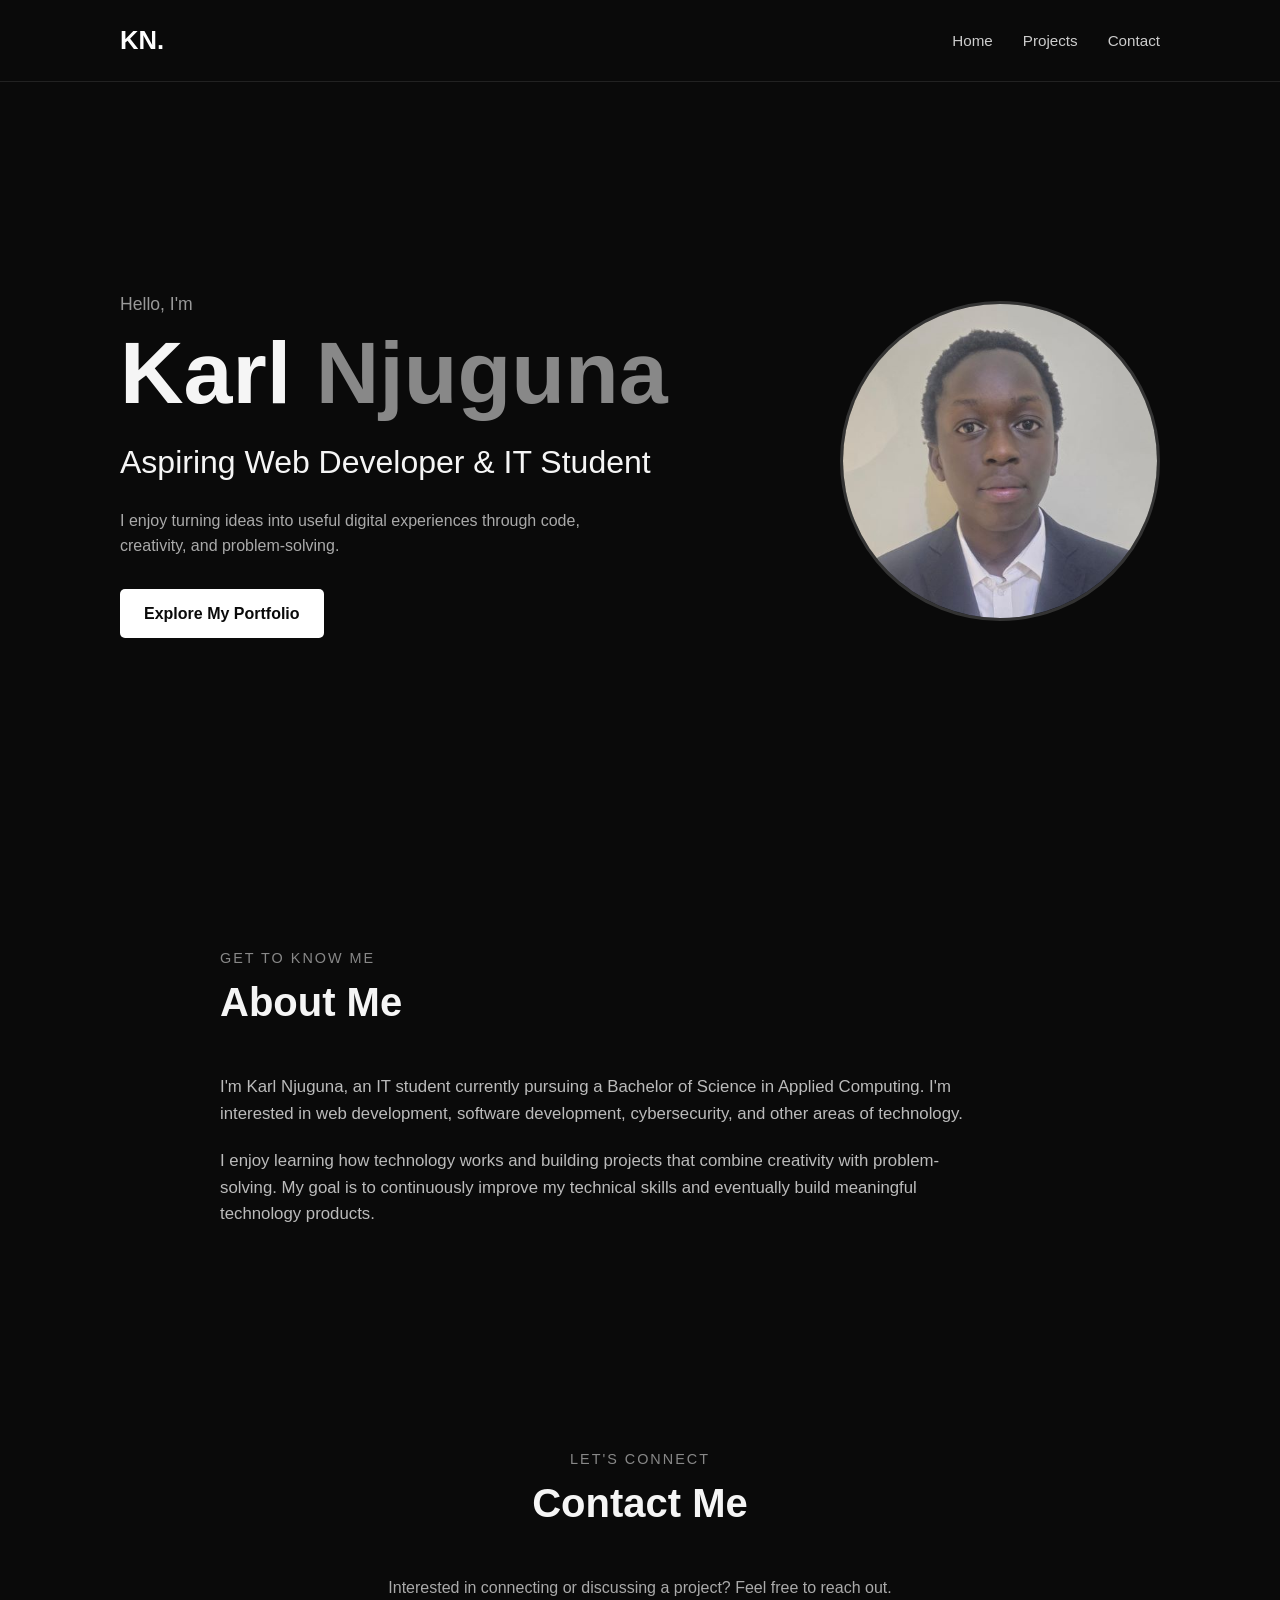
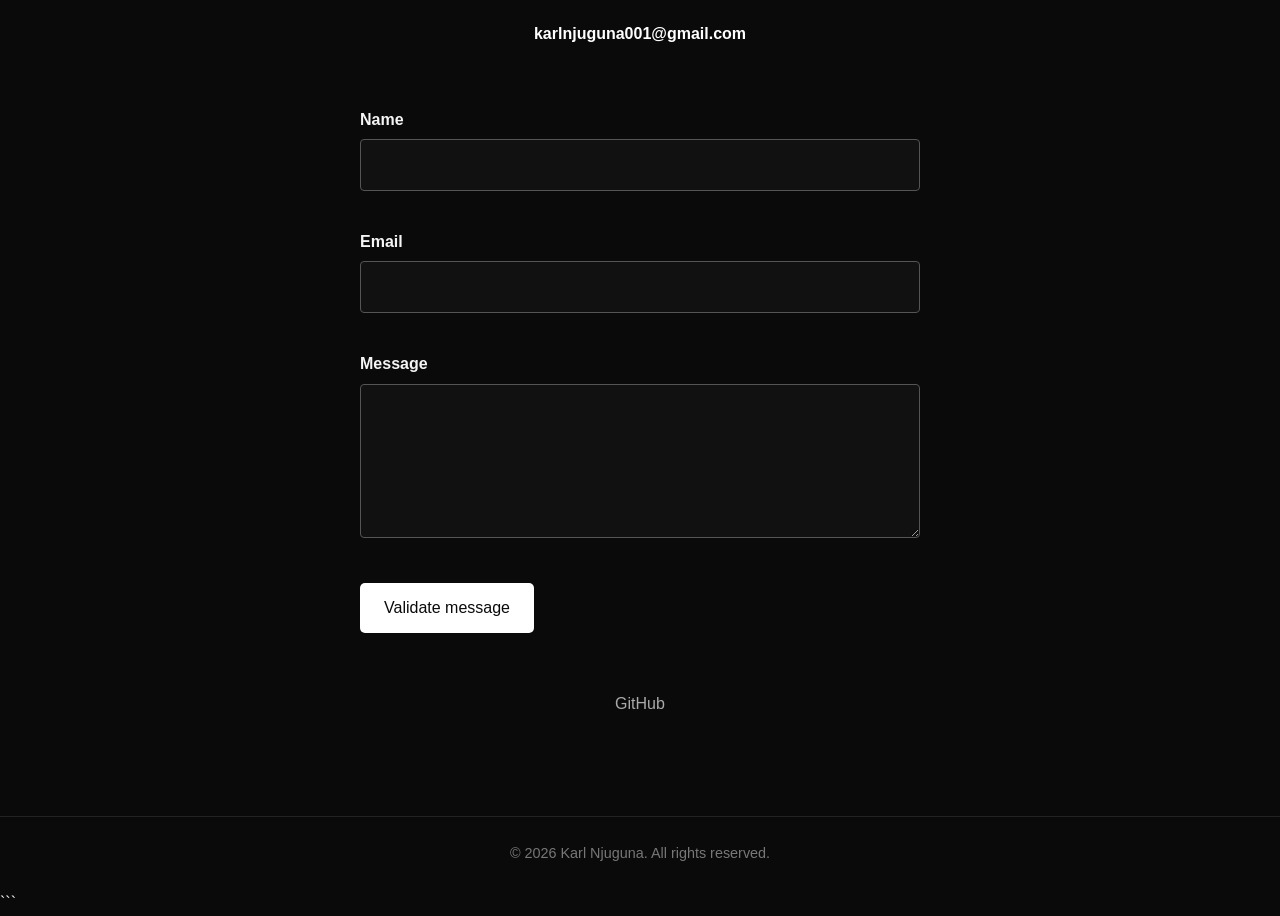
<file: index.html>
<!DOCTYPE html>

<html lang="en">
<head>
    <meta charset="UTF-8">
    <meta name="viewport" content="width=device-width, initial-scale=1.0">
    <meta name="description" content="Personal portfolio of Karl Njuguna, an aspiring web developer and IT student.">
    <title>Karl Njuguna | Portfolio</title>
    <link rel="stylesheet" href="style.css">
    <script src="script.js" defer></script>
</head>

<body>

<header class="site-header">
    <nav class="navbar" aria-label="Main navigation">
        <a href="index.html" class="logo">KN.</a>

        <ul class="nav-links">
            <li><a href="index.html">Home</a></li>
            <li><a href="projects.html">Projects</a></li>
            <li><a href="#contact">Contact</a></li>
        </ul>
    </nav>
</header>

<main>

    <!-- Hero Section -->
    <section class="hero" id="home">
        <div class="hero-content">
            <p class="intro">Hello, I'm</p>
            <h1>Karl <span>Njuguna</span></h1>
            <h2>Aspiring Web Developer & IT Student</h2>

            <p class="hero-text">
                I enjoy turning ideas into useful digital experiences
                through code, creativity, and problem-solving.
            </p>

            <a href="#about" class="btn">Explore My Portfolio</a>
        </div>

        <div class="hero-image">
            <img src="images/IMG-20260730-WA0009 (2).jpg" alt="Professional photo of Karl Njuguna">
        </div>
    </section>

    <!-- About Section -->
    <section class="about" id="about">
        <div class="section-heading">
            <p>Get to know me</p>
            <h2>About Me</h2>
        </div>

        <div class="about-content">
            <p>
                I'm Karl Njuguna, an IT student currently pursuing a
                Bachelor of Science in Applied Computing. I'm interested
                in web development, software development, cybersecurity,
                and other areas of technology.
            </p>

            <p>
                I enjoy learning how technology works and building
                projects that combine creativity with problem-solving.
                My goal is to continuously improve my technical skills
                and eventually build meaningful technology products.
            </p>
        </div>
    </section>

<!-- Contact Section -->
    <section class="contact" id="contact">
        <div class="section-heading">
            <p>Let's connect</p>
            <h2>Contact Me</h2>
        </div>

        <div class="contact-content">
            <p>
                Interested in connecting or discussing a project?
                Feel free to reach out.
            </p>

            <a href="mailto:karlnjuguna001@gmail.com" class="contact-link">karlnjuguna001@gmail.com</a>

            <form class="contact-form" id="contact-form" novalidate>
                <div class="form-group">
                    <label for="contact-name">Name</label>
                    <input type="text" id="contact-name" name="name" required minlength="2" autocomplete="name">
                    <small class="field-error" id="name-error"></small>
                </div>
                <div class="form-group">
                    <label for="contact-email">Email</label>
                    <input type="email" id="contact-email" name="email" required autocomplete="email">
                    <small class="field-error" id="email-error"></small>
                </div>
                <div class="form-group">
                    <label for="contact-message">Message</label>
                    <textarea id="contact-message" name="message" rows="5" required minlength="10"></textarea>
                    <small class="field-error" id="message-error"></small>
                </div>
                <button class="btn form-submit" type="submit">Validate message</button>
                <p id="form-status" class="form-status" role="status" aria-live="polite"></p>
            </form>

            <div class="social-links">
                <a href="https://github.com/karleljonte/" target="_blank" rel="noopener noreferrer">
                    GitHub
                </a>

               
            </div>
        </div>
    </section>

</main>

<footer class="site-footer">
    <p>&copy; 2026 Karl Njuguna. All rights reserved.</p>
</footer>
```

</body>
</html>
</file>
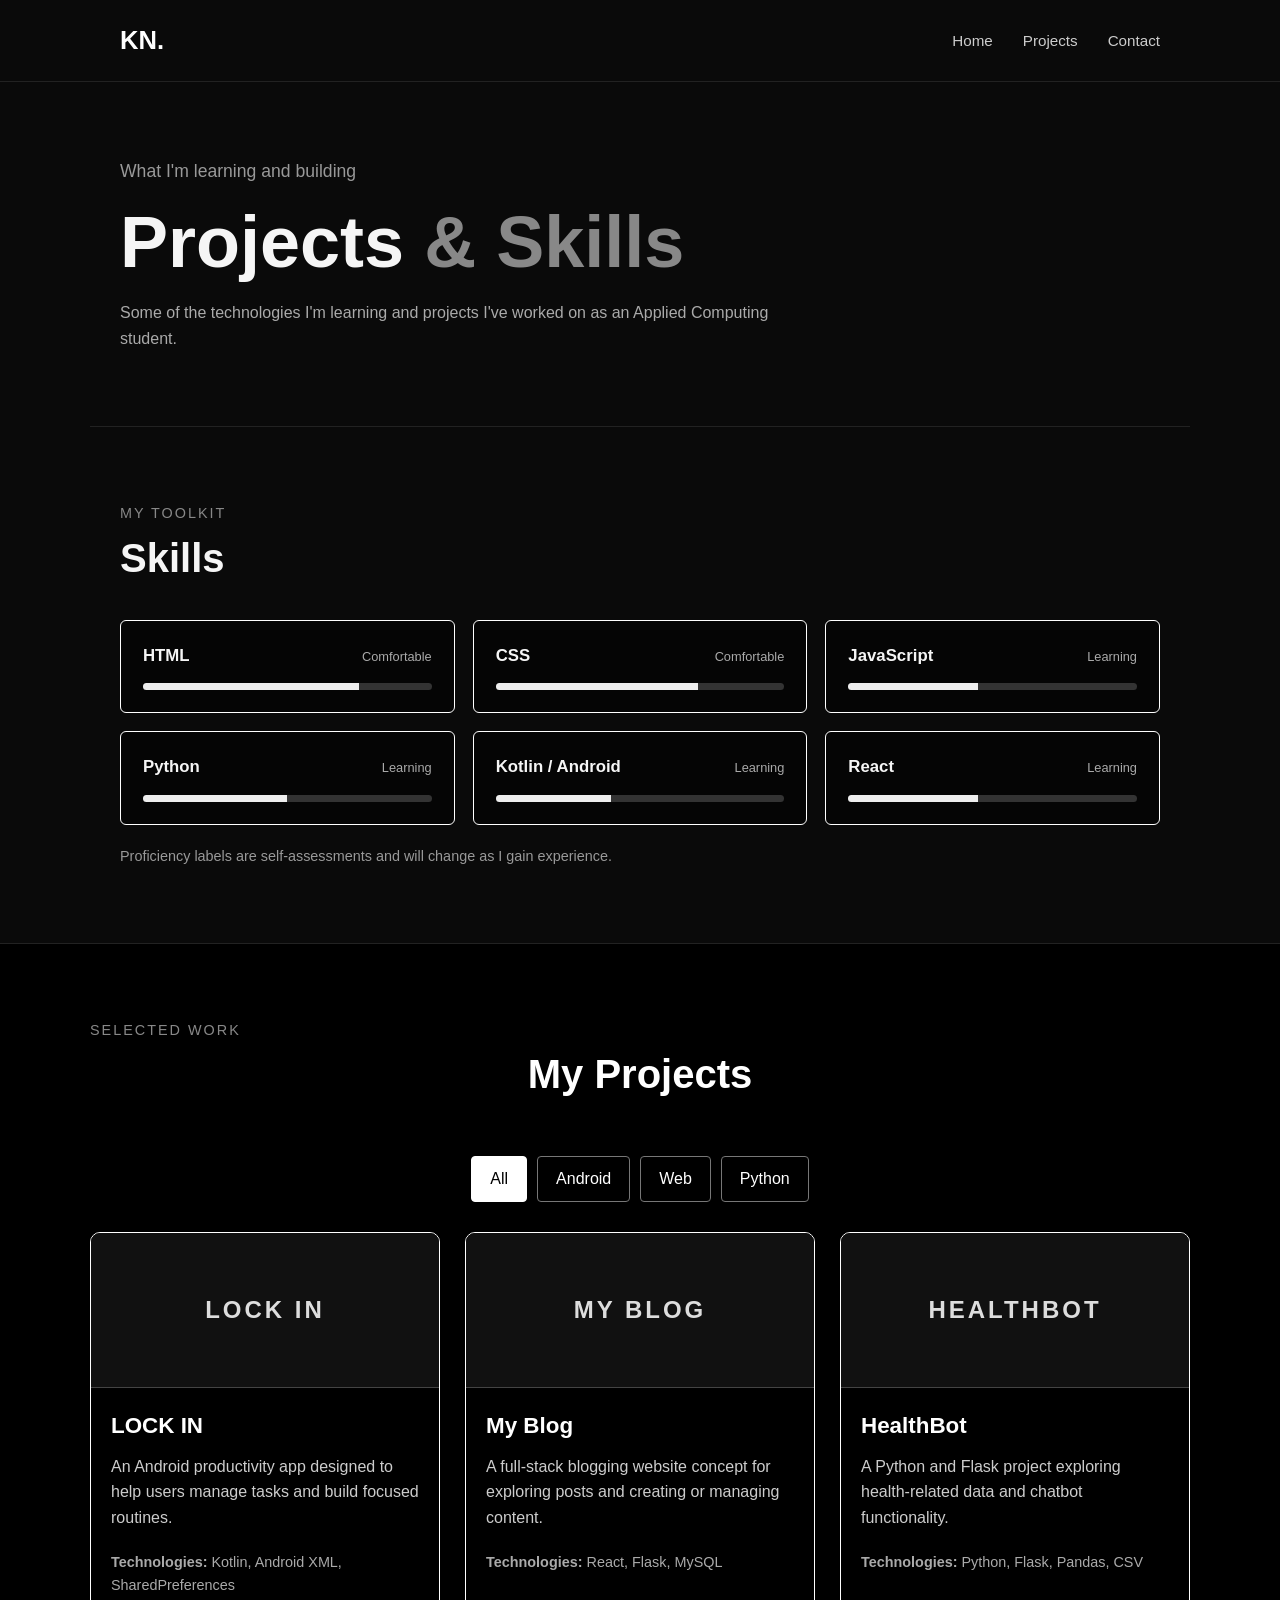
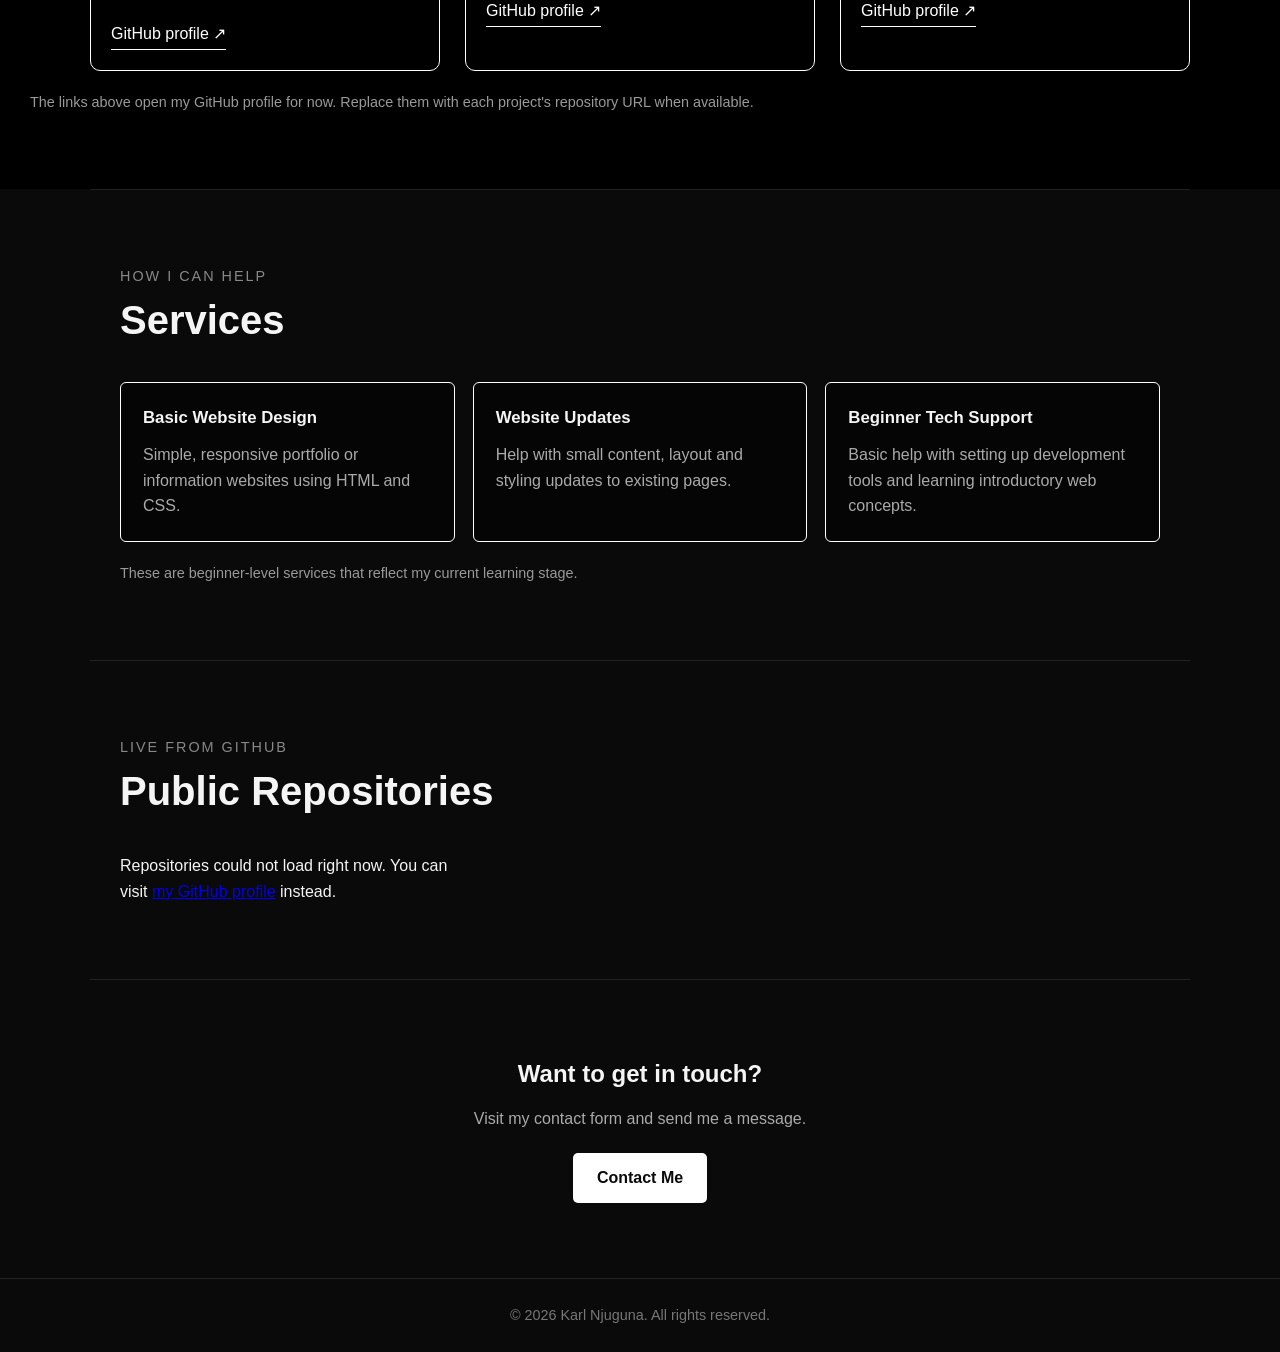
<file: projects.html>
<!DOCTYPE html>
<html lang="en">
<head>
    <meta charset="UTF-8">
    <meta name="viewport" content="width=device-width, initial-scale=1.0">
    <meta name="description" content="Skills, projects and services by Karl Njuguna.">
    <title>Projects & Skills | Karl Njuguna</title>
    <link rel="stylesheet" href="style.css">
    <script src="script.js" defer></script>
</head>
<body>
<header class="site-header">
    <nav class="navbar" aria-label="Main navigation">
        <a href="index.html" class="logo">KN.</a>
        <ul class="nav-links">
            <li><a href="index.html">Home</a></li>
            <li><a href="projects.html" aria-current="page">Projects</a></li>
            <li><a href="index.html#contact">Contact</a></li>
        </ul>
    </nav>
</header>
<main>
    <section class="page-intro">
        <p class="intro">What I'm learning and building</p>
        <h1>Projects <span>& Skills</span></h1>
        <p>Some of the technologies I'm learning and projects I've worked on as an Applied Computing student.</p>
    </section>

    <section class="skills-section" id="skills">
        <div class="section-heading">
            <p>My toolkit</p>
            <h2>Skills</h2>
        </div>
        <div class="skills-grid">
            <article class="skill-card"><div class="skill-label"><h3>HTML</h3><span>Comfortable</span></div><div class="skill-track" role="img" aria-label="HTML proficiency: comfortable"><span style="width:75%"></span></div></article>
            <article class="skill-card"><div class="skill-label"><h3>CSS</h3><span>Comfortable</span></div><div class="skill-track" role="img" aria-label="CSS proficiency: comfortable"><span style="width:70%"></span></div></article>
            <article class="skill-card"><div class="skill-label"><h3>JavaScript</h3><span>Learning</span></div><div class="skill-track" role="img" aria-label="JavaScript proficiency: learning"><span style="width:45%"></span></div></article>
            <article class="skill-card"><div class="skill-label"><h3>Python</h3><span>Learning</span></div><div class="skill-track" role="img" aria-label="Python proficiency: learning"><span style="width:50%"></span></div></article>
            <article class="skill-card"><div class="skill-label"><h3>Kotlin / Android</h3><span>Learning</span></div><div class="skill-track" role="img" aria-label="Kotlin and Android proficiency: learning"><span style="width:40%"></span></div></article>
            <article class="skill-card"><div class="skill-label"><h3>React</h3><span>Learning</span></div><div class="skill-track" role="img" aria-label="React proficiency: learning"><span style="width:45%"></span></div></article>
        </div>
        <p class="skills-note">Proficiency labels are self-assessments and will change as I gain experience.</p>
    </section>

    <section class="projects" id="projects-page">
        <div class="section-heading">
            <p>Selected work</p>
            <h2>My Projects</h2>
        </div>
        <div class="filter-controls" role="group" aria-label="Filter projects by category">
            <button class="filter-btn active" type="button" data-filter="all" aria-pressed="true">All</button>
            <button class="filter-btn" type="button" data-filter="android" aria-pressed="false">Android</button>
            <button class="filter-btn" type="button" data-filter="web" aria-pressed="false">Web</button>
            <button class="filter-btn" type="button" data-filter="python" aria-pressed="false">Python</button>
        </div>
        <div class="projects-container" id="portfolio-projects">
            <article class="project-card" data-category="android">
                <div class="project-placeholder" aria-hidden="true">LOCK IN</div>
                <div class="project-info"><h3>LOCK IN</h3><p>An Android productivity app designed to help users manage tasks and build focused routines.</p><p class="tech-list"><strong>Technologies:</strong> Kotlin, Android XML, SharedPreferences</p><a href="https://github.com/karleljonte" target="_blank" rel="noopener noreferrer">GitHub profile ↗</a></div>
            </article>
            <article class="project-card" data-category="web">
                <div class="project-placeholder" aria-hidden="true">MY BLOG</div>
                <div class="project-info"><h3>My Blog</h3><p>A full-stack blogging website concept for exploring posts and creating or managing content.</p><p class="tech-list"><strong>Technologies:</strong> React, Flask, MySQL</p><a href="https://github.com/karleljonte" target="_blank" rel="noopener noreferrer">GitHub profile ↗</a></div>
            </article>
            <article class="project-card" data-category="python">
                <div class="project-placeholder" aria-hidden="true">HEALTHBOT</div>
                <div class="project-info"><h3>HealthBot</h3><p>A Python and Flask project exploring health-related data and chatbot functionality.</p><p class="tech-list"><strong>Technologies:</strong> Python, Flask, Pandas, CSV</p><a href="https://github.com/karleljonte" target="_blank" rel="noopener noreferrer">GitHub profile ↗</a></div>
            </article>
        </div>
        <p class="github-note">The links above open my GitHub profile for now. Replace them with each project's repository URL when available.</p>
    </section>

    <section class="services-section" id="services">
        <div class="section-heading"><p>How I can help</p><h2>Services</h2></div>
        <div class="services-grid">
            <article class="service-card"><h3>Basic Website Design</h3><p>Simple, responsive portfolio or information websites using HTML and CSS.</p></article>
            <article class="service-card"><h3>Website Updates</h3><p>Help with small content, layout and styling updates to existing pages.</p></article>
            <article class="service-card"><h3>Beginner Tech Support</h3><p>Basic help with setting up development tools and learning introductory web concepts.</p></article>
        </div>
        <p class="skills-note">These are beginner-level services that reflect my current learning stage.</p>
    </section>

    <section class="github-section" id="github-repositories">
        <div class="section-heading"><p>Live from GitHub</p><h2>Public Repositories</h2></div>
        <div class="projects-container" id="github-projects"><p>Loading public repositories...</p></div>
    </section>
    <section class="contact-cta"><h2>Want to get in touch?</h2><p>Visit my contact form and send me a message.</p><a class="btn" href="index.html#contact">Contact Me</a></section>
</main>
<footer class="site-footer"><p>&copy; 2026 Karl Njuguna. All rights reserved.</p></footer>
</body>
</html>
</file>
<file: style.css>
/* =========================
Base Styles
========================= */

* {
  margin: 0;
  padding: 0;
  box-sizing: border-box;
  }

html {
scroll-behavior: smooth;
}

body {
font-family: Arial, Helvetica, sans-serif;
background-color: #0a0a0a;
color: #f5f5f5;
line-height: 1.6;
}

/* =========================
Header & Navigation
========================= */

.site-header {
width: 100%;
background-color: #0a0a0a;
border-bottom: 1px solid #222;
}

.navbar {
    max-width: 1100px;
    margin: 0 auto;
    padding: 20px 30px;

    display: flex;
    justify-content: space-between;
    align-items: center;
}

.logo {
color: #ffffff;
text-decoration: none;
font-size: 1.6rem;
font-weight: bold;
}

.nav-links {
list-style: none;
display: flex;
gap: 30px;
}

.nav-links a {
color: #cccccc;
text-decoration: none;
font-size: 0.95rem;
transition: color 0.3s ease;
}

.nav-links a:hover {
color: #ffffff;
}

/* =========================
Hero Section
========================= */

.hero {
max-width: 1100px;
min-height: 85vh;
margin: 0 auto;
padding: 80px 30px;
display: flex;
justify-content: space-between;
align-items: center;
gap: 60px;
}

.hero-content {
max-width: 600px;
}

.intro {
color: #999999;
font-size: 1.1rem;
margin-bottom: 10px;
}

.hero h1 {
font-size: clamp(3rem, 8vw, 5.5rem);
line-height: 1;
margin-bottom: 20px;
}

.hero h1 span {
color: #888888;
}

.hero h2 {
font-size: clamp(1.3rem, 3vw, 2rem);
font-weight: 400;
margin-bottom: 20px;
}

.hero-text {
color: #aaaaaa;
max-width: 500px;
margin-bottom: 30px;
}

.btn {
display: inline-block;
padding: 12px 24px;
background-color: #ffffff;
color: #0a0a0a;
text-decoration: none;
font-weight: bold;
border-radius: 5px;
transition: transform 0.3s ease, background-color 0.3s ease;
}

.btn:hover {
transform: translateY(-3px);
background-color: #dddddd;
}

.hero-image img {
width: 320px;
height: 320px;
object-fit: cover;
border-radius: 50%;
border: 3px solid #333333;
}

/* =========================
General Sections
========================= */

.about,
.contact {
max-width: 900px;
margin: 0 auto;
padding: 100px 30px;
}

.section-heading {
margin-bottom: 40px;
}

.section-heading p {
color: #888888;
font-size: 0.9rem;
text-transform: uppercase;
letter-spacing: 2px;
}

.section-heading h2 {
font-size: 2.5rem;
}

/* =========================
About
========================= */

.about-content {
max-width: 750px;
}

.about-content p {
color: #bbbbbb;
margin-bottom: 20px;
font-size: 1.05rem;
}

/* =========================
Contact
========================= */

.contact {
text-align: center;
}

.contact-content {
max-width: 600px;
margin: 0 auto;
}

.contact-content p {
color: #aaaaaa;
margin-bottom: 20px;
}

.contact-link {
display: inline-block;
color: #ffffff;
text-decoration: none;
font-weight: bold;
margin-bottom: 25px;
}

.contact-link:hover {
text-decoration: underline;
}

.social-links {
display: flex;
justify-content: center;
gap: 25px;
}

.social-links a {
color: #aaaaaa;
text-decoration: none;
transition: color 0.3s ease;
}

.social-links a:hover {
color: #ffffff;
}

/* =========================
Footer
========================= */

.site-footer {
border-top: 1px solid #222;
text-align: center;
padding: 25px 20px;
color: #777777;
font-size: 0.9rem;
}

/* =========================
Responsive Design
========================= */

@media (max-width: 768px) {

.navbar {
    padding: 18px 20px;
}

.nav-links {
    gap: 15px;
}

.nav-links a {
    font-size: 0.85rem;
}

.hero {
    min-height: auto;
    padding: 70px 20px;
    flex-direction: column-reverse;
    text-align: center;
    gap: 40px;
}

.hero-text {
    margin-left: auto;
    margin-right: auto;
}

.hero-image img {
    width: 230px;
    height: 230px;
}

.about,
.contact {
    padding: 70px 20px;
}

}

@media (max-width: 480px) {

.navbar {
    flex-direction: column;
    gap: 15px;
}

.nav-links {
    gap: 18px;
}

.hero {
    padding-top: 50px;
}

.hero h1 {
    font-size: 3rem;
}

.hero h2 {
    font-size: 1.2rem;
}

.hero-image img {
    width: 190px;
    height: 190px;
}

.section-heading h2 {
    font-size: 2rem;
}

.social-links {
    flex-direction: column;
    gap: 12px;
}

}


.projects {
    background: #000;
    color: #fff;
    padding: 80px 8%;
}

.projects h2 {
    text-align: center;
    font-size: 2.5rem;
    margin-bottom: 50px;
}

.projects-container {
    max-width: 1100px;
    margin: auto;

    display: grid;
    grid-template-columns: repeat(3, 1fr);
    gap: 25px;
}


.project-card {
    border-radius: 10px;
    background: #000;
    border: 1px solid #fff;
    overflow: hidden;
}

.project-card img {
    width: 100%;
    height: 200px;
    object-fit: cover;
    display: block;
}


.project-info {
    padding: 20px;
}

.project-info h3 {
    font-size: 1.4rem;
    margin-bottom: 10px;
}

.project-info p {
    color: #ccc;
    line-height: 1.6;
    margin-bottom: 20px;
}


.project-info a {
    color: #fff;
    text-decoration: none;
    border-bottom: 1px solid #fff;
    padding-bottom: 3px;
}


@media (max-width: 800px) {
    .projects-container {
        grid-template-columns: 1fr;
    }
}

/* Assignment 2: projects page, skills, services and contact form */
.page-intro,
.skills-section,
.services-section,
.github-section,
.contact-cta {
    max-width: 1100px;
    margin: 0 auto;
    padding: 75px 30px;
}

.page-intro { min-height: 300px; display: flex; flex-direction: column; justify-content: center; align-items: flex-start; }
.page-intro h1 { font-size: clamp(2.5rem, 7vw, 4.5rem); line-height: 1.1; margin: 8px 0 18px; }
.page-intro h1 span { color: #888; }
.page-intro > p:last-child { max-width: 650px; color: #aaa; }
.skills-section, .services-section, .github-section { border-top: 1px solid #222; }
.skills-grid, .services-grid { display: grid; grid-template-columns: repeat(3, minmax(0, 1fr)); gap: 18px; }
.skill-card, .service-card { border: 1px solid #fff; padding: 22px; background: #050505; border-radius: 6px; }
.skill-label { display: flex; align-items: baseline; justify-content: space-between; gap: 12px; margin-bottom: 14px; }
.skill-label h3, .service-card h3 { font-size: 1.05rem; }
.skill-label span { color: #aaa; font-size: .8rem; }
.skill-track { height: 7px; background: #333; border-radius: 20px; overflow: hidden; }
.skill-track span { display: block; height: 100%; background: #eee; }
.skills-note, .github-note { color: #999; font-size: .9rem; margin-top: 20px; }
.projects { padding: 75px 30px; border-top: 1px solid #222; }
.projects .section-heading, .skills-section .section-heading, .services-section .section-heading, .github-section .section-heading { max-width: 1100px; margin: 0 auto 30px; }
.filter-controls { display: flex; justify-content: center; flex-wrap: wrap; gap: 10px; margin: 0 auto 30px; }
.filter-btn { padding: 9px 18px; background: #000; color: #fff; border: 1px solid #777; cursor: pointer; border-radius: 4px; font: inherit; }
.filter-btn:hover, .filter-btn.active { background: #fff; color: #000; border-color: #fff; }
.projects-container { grid-template-columns: repeat(3, minmax(0, 1fr)); }
.project-card[hidden] { display: none !important; }
.project-placeholder { height: 155px; display: grid; place-items: center; background: #111; border-bottom: 1px solid #444; font-size: 1.5rem; font-weight: bold; letter-spacing: 3px; color: #ddd; }
.tech-list { font-size: .9rem; color: #aaa !important; }
.project-info a { display: inline-block; margin-top: 4px; }
.repo-card { min-height: 150px; }
.service-card p { margin-top: 10px; color: #aaa; }
.contact-cta { text-align: center; border-top: 1px solid #222; }
.contact-cta p { color: #aaa; margin: 12px 0 22px; }
.contact-form { max-width: 560px; margin: 35px auto 0; text-align: left; }
.form-group { margin-bottom: 18px; }
.form-group label { display: block; margin-bottom: 7px; font-weight: bold; }
.form-group input, .form-group textarea { width: 100%; padding: 12px; background: #111; color: #fff; border: 1px solid #555; border-radius: 4px; font: inherit; }
.form-group input:focus, .form-group textarea:focus { outline: 2px solid #fff; outline-offset: 2px; }
.form-group textarea { resize: vertical; }
.field-error { display: block; min-height: 1.2em; color: #ffb4b4; margin-top: 4px; }
.form-submit { border: 0; cursor: pointer; font: inherit; }
.form-status { min-height: 1.5em; margin-top: 14px; color: #ddd; }
@media (max-width: 800px) {
    .skills-grid, .services-grid, .projects-container { grid-template-columns: repeat(2, minmax(0, 1fr)); }
}
@media (max-width: 560px) {
    .page-intro, .skills-section, .services-section, .github-section, .contact-cta { padding: 55px 20px; }
    .skills-grid, .services-grid, .projects-container { grid-template-columns: 1fr; }
    .skill-label { align-items: flex-start; flex-direction: column; gap: 2px; }
    .projects { padding: 55px 20px; }
}
</file>
